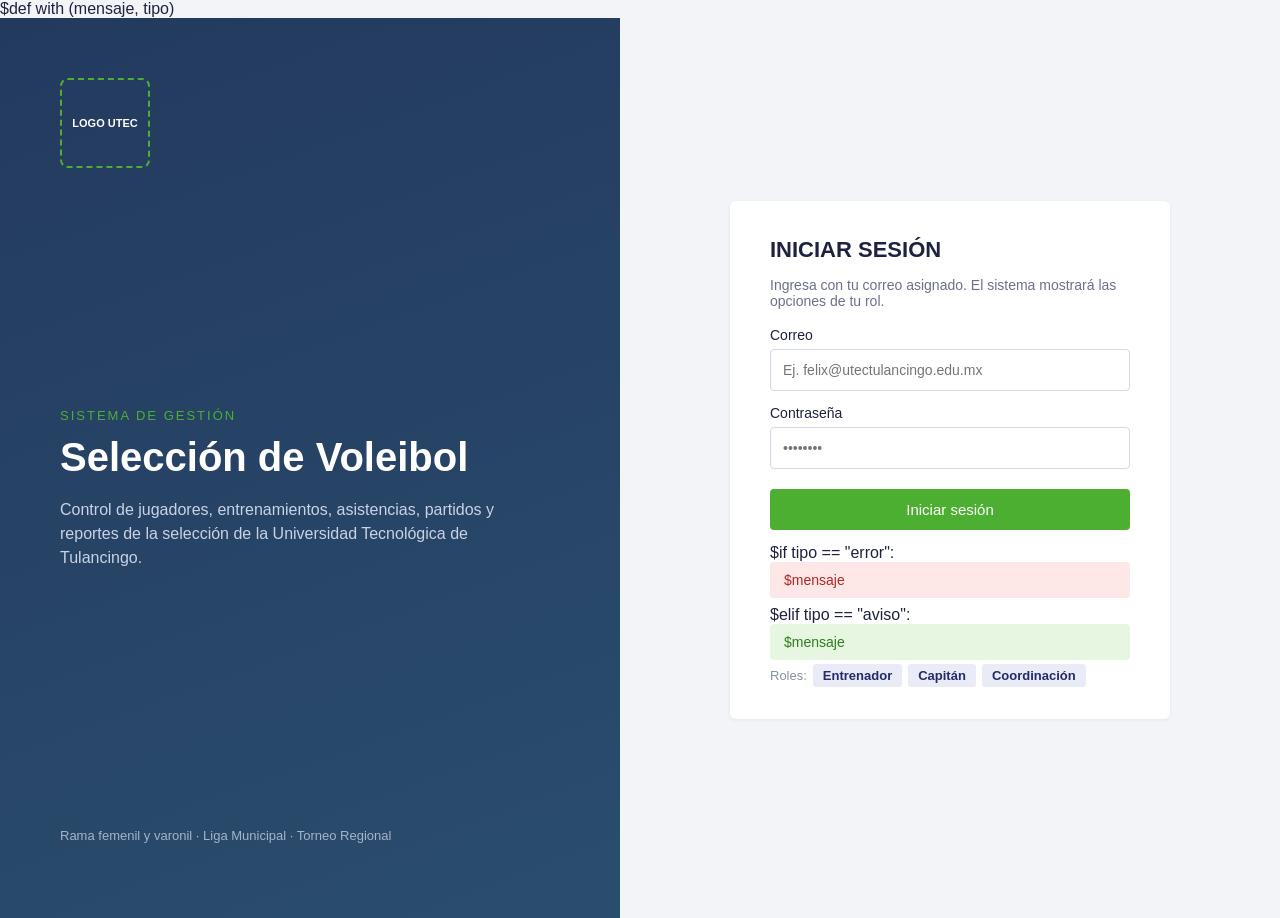
<file: mvc/views/login.html>
$def with (mensaje, tipo)
<!DOCTYPE html>
<html lang="es">
    <head>
        <meta charset="utf-8">
        <meta name="viewport" content="width=device-width, initial-scale=1">
        <title>Iniciar sesión - Gestor de Voleibol</title>
        <link rel="stylesheet" href="/static/css/style.css">
    </head>
    <body>
        <main class="login">
            <section class="login-panel">
                <div class="logo-caja">LOGO UTEC</div>
                <div class="titulo">
                    <small>SISTEMA DE GESTIÓN</small>
                    <h1>Selección de Voleibol</h1>
                    <p>Control de jugadores, entrenamientos, asistencias, partidos y reportes de la selección de la Universidad Tecnológica de Tulancingo.</p>
                </div>
                <p class="nota">Rama femenil y varonil · Liga Municipal · Torneo Regional</p>
            </section>

            <section class="login-area">
                <form class="tarjeta login-caja" method="POST" action="/login">
                    <h2>INICIAR SESIÓN</h2>
                    <p>Ingresa con tu correo asignado. El sistema mostrará las opciones de tu rol.</p>

                    <label for="email">Correo</label>
                    <input type="email" name="email" id="email" placeholder="Ej. felix@utectulancingo.edu.mx" required>

                    <label for="password">Contraseña</label>
                    <input type="password" name="password" id="password" placeholder="••••••••" required>

                    <button type="submit" class="boton boton-verde">Iniciar sesión</button>

                    $if tipo == "error":
                        <div class="error">$mensaje</div>
                    $elif tipo == "aviso":
                        <div class="aviso">$mensaje</div>

                    <div class="roles">Roles:<span>Entrenador</span><span>Capitán</span><span>Coordinación</span></div>
                </form>
            </section>
        </main>
    </body>
</html>
</file>
<file: static/css/style.css>
/* Gestor de Voleibol - UTEC Tulancingo · estilo SII */
:root {
    --azul: #232b6b;
    --azul-claro: #2b3584;
    --azul-boton: #1f3797;
    --verde: #4caf32;
    --verde-oscuro: #3d9b2a;
    --rojo: #d93b3b;
    --naranja: #f29d0b;
    --gris: #8a8fa8;
    --borde: #d5d8e5;
    --fondo: #f3f4f8;
}

* { box-sizing: border-box; }
body { margin: 0; font-family: Arial, Helvetica, sans-serif; background: var(--fondo); color: #1d2241; }
a { color: inherit; text-decoration: none; }

/* ===== Menú lateral ===== */
.menu { position: fixed; top: 0; left: 0; bottom: 0; width: 248px; background: var(--azul); color: #ffffff; padding: 20px 14px; }
.logo { display: flex; align-items: center; gap: 12px; margin-bottom: 30px; padding: 0 6px; }
.logo-caja { width: 58px; height: 58px; border: 2px dashed var(--verde); border-radius: 8px; display: flex; align-items: center; justify-content: center; font-size: 11px; font-weight: bold; }
.logo-texto b { display: block; font-size: 20px; }
.logo-texto span { color: var(--verde); font-size: 13px; }
.menu-titulo { font-size: 11px; letter-spacing: 1px; color: #a9afd6; margin: 0 10px 10px; }
.menu nav a { display: block; padding: 13px 14px; border-radius: 6px; margin-bottom: 4px; color: #dfe2f5; font-size: 15px; }
.menu nav a:hover { background: #2f387a; }
.menu nav a.activo { background: #3a438a; color: #ffffff; font-weight: bold; }
.menu .salir { position: absolute; bottom: 24px; left: 28px; color: #dfe2f5; }

/* ===== Barra superior ===== */
.barra { position: fixed; top: 0; left: 248px; right: 0; height: 72px; background: var(--azul); display: flex; justify-content: flex-end; z-index: 2; }
.usuario { background: var(--azul-claro); padding: 0 28px; display: flex; align-items: center; gap: 12px; color: #ffffff; }
.avatar { width: 40px; height: 40px; border-radius: 50%; background: var(--verde); border: 2px solid #ffffff; display: flex; align-items: center; justify-content: center; font-weight: bold; }
.usuario small { display: block; color: #c9cdee; font-size: 12px; text-transform: capitalize; }

/* ===== Contenido ===== */
.principal { margin-left: 248px; padding-top: 72px; min-height: calc(100vh - 52px); }
.encabezado { background: #ffffff; padding: 18px 32px; display: flex; justify-content: space-between; align-items: center; }
.encabezado h1 { margin: 0; font-size: 18px; }
.migas { color: var(--gris); font-size: 14px; }
.banner { height: 150px; background: linear-gradient(120deg, #3d9b2a, #5bbd3f 45%, #3d9b2a); }
.contenido { padding: 0 32px 40px; margin-top: -70px; }
.pie { margin-left: 248px; padding: 18px 32px; background: #ffffff; color: var(--gris); font-size: 13px; display: flex; justify-content: space-between; }
.pie b { color: var(--azul); font-weight: normal; }

/* ===== Elementos comunes ===== */
.tarjeta { background: #ffffff; border-radius: 6px; box-shadow: 0 1px 4px rgba(0, 0, 0, 0.06); }
.mensaje { padding: 30px; }
.mensaje h2 { margin-top: 0; }
.boton { display: inline-block; border: 1px solid transparent; border-radius: 4px; padding: 11px 20px; font-size: 15px; cursor: pointer; font-family: inherit; }
.boton-verde { background: var(--verde); color: #ffffff; }
.boton-blanco { background: #ffffff; color: var(--azul); border-color: var(--azul); }
.boton-rojo { background: var(--rojo); color: #ffffff; }
.etiqueta { padding: 4px 10px; border-radius: 3px; font-size: 13px; }
.et-activo { background: #e7f6e1; color: var(--verde-oscuro); }
.et-posible { background: #fff3dd; color: var(--naranja); }
.et-baja { background: #fde7e7; color: var(--rojo); }
.error { background: #fde7e7; color: #b32626; padding: 10px 14px; border-radius: 4px; margin-bottom: 8px; font-size: 14px; }
.aviso { background: #e7f6e1; color: #2f7d20; padding: 10px 14px; border-radius: 4px; margin-bottom: 8px; font-size: 14px; }
.texto-verde { color: var(--verde-oscuro); }
.texto-rojo { color: var(--rojo); }

/* ===== Lista de jugadores ===== */
.tarjetas { display: grid; grid-template-columns: repeat(4, 1fr); gap: 20px; margin-bottom: 20px; }
.dato { padding: 22px 24px; }
.dato small { color: #6b7090; letter-spacing: 1px; font-size: 13px; text-transform: uppercase; }
.dato p { margin: 8px 0 0; color: #6b7090; font-size: 13px; }
.dato b { font-size: 30px; margin-right: 8px; }
.azul { color: var(--azul); }
.verde { color: var(--verde); }
.naranja { color: var(--naranja); }

.filtros { display: flex; gap: 14px; align-items: center; padding: 16px 20px; flex-wrap: wrap; }
.filtros input[type=search] { padding: 10px 12px; border: 1px solid var(--borde); border-radius: 4px; width: 260px; font-size: 14px; }
.grupo { display: flex; border: 1px solid var(--borde); border-radius: 4px; overflow: hidden; }
.grupo a { padding: 9px 16px; font-size: 14px; }
.grupo a.sel { background: var(--azul-boton); color: #ffffff; }
.filtros .boton-verde { margin-left: auto; }

.tabla { width: 100%; border-collapse: collapse; }
.tabla th { background: #e9ecf7; color: var(--azul); font-size: 12px; text-align: left; padding: 12px 20px; letter-spacing: 1px; }
.tabla td { padding: 10px 20px; border-top: 1px solid #eceef5; font-size: 14px; }
.jugador { display: flex; align-items: center; gap: 10px; }
.jugador img { width: 38px; height: 38px; border-radius: 50%; object-fit: cover; background: #e9ecf7; }
.jugador small { display: block; color: var(--gris); font-size: 12px; }
.numero { color: var(--azul); font-weight: bold; }
.barra-asist { display: inline-block; width: 90px; height: 6px; background: #e4e6ef; border-radius: 3px; vertical-align: middle; margin-right: 8px; }
.barra-asist span { display: block; height: 6px; border-radius: 3px; background: var(--verde); }
.barra-asist span.baja { background: var(--rojo); }
.accion { display: inline-block; border: 1px solid var(--borde); border-radius: 4px; padding: 6px 10px; font-size: 13px; }
.vacio { text-align: center; color: var(--gris); padding: 30px; }

/* ===== Agregar jugador ===== */
.columnas { display: grid; grid-template-columns: 340px 1fr; gap: 24px; align-items: start; }
.previa { text-align: center; padding: 28px 20px; }
.foto-previa { width: 110px; height: 110px; border-radius: 50%; border: 4px solid var(--verde); background: #e9ecf7; margin: 0 auto 18px; object-fit: cover; display: block; }
.previa h3 { margin: 0; font-weight: normal; font-size: 19px; text-transform: uppercase; }
.previa p { color: var(--gris); margin: 6px 0 20px; font-size: 14px; }
.previa-datos { display: grid; grid-template-columns: 1fr 1fr; gap: 16px; }
.previa-datos b { display: block; font-size: 17px; font-weight: normal; }
.previa-datos small { color: var(--gris); font-size: 12px; }
.reglas { margin-top: 20px; overflow: hidden; }
.reglas h4, .datos h4 { margin: 0; padding: 14px 20px; color: #ffffff; font-size: 16px; }
.reglas h4 { background: var(--azul-boton); }
.datos h4 { background: var(--azul); }
.reglas ul { margin: 0; padding: 16px 20px 16px 40px; font-size: 14px; line-height: 1.8; }
.formulario { padding: 24px 28px; }
.fila { display: grid; gap: 20px; margin-bottom: 16px; }
.dos { grid-template-columns: 1fr 1fr; }
.tres { grid-template-columns: 1fr 1fr 1fr; }
.formulario label { display: block; font-size: 14px; margin-bottom: 6px; }
.formulario input, .formulario select { width: 100%; padding: 11px 12px; border: 1px solid var(--borde); border-radius: 4px; font-size: 14px; background: #ffffff; font-family: inherit; }
.acciones { display: flex; align-items: center; gap: 12px; margin-top: 10px; }
.acciones small { color: #6b7090; margin-right: auto; }

/* ===== Login ===== */
.login { display: grid; grid-template-columns: 620px 1fr; min-height: 100vh; }
.login-panel { background: linear-gradient(160deg, #233a5e, #2a4d6e); color: #ffffff; padding: 60px; display: flex; flex-direction: column; }
.login-panel .logo-caja { width: 90px; height: 90px; }
.login-panel .titulo { margin-top: auto; }
.login-panel small { color: var(--verde); letter-spacing: 2px; font-size: 13px; }
.login-panel h1 { font-size: 40px; margin: 12px 0 18px; }
.login-panel p { color: #c9d3e6; line-height: 1.5; max-width: 460px; }
.login-panel .nota { margin-top: auto; font-size: 13px; color: #a6b3c9; }
.login-area { display: flex; align-items: center; justify-content: center; }
.login-caja { width: 440px; padding: 36px 40px; }
.login-caja h2 { margin: 0 0 14px; font-size: 22px; }
.login-caja p { color: #6b7090; font-size: 14px; margin: 0 0 18px; }
.login-caja label { display: block; font-size: 14px; margin: 14px 0 6px; }
.login-caja input { width: 100%; padding: 12px; border: 1px solid var(--borde); border-radius: 4px; font-size: 14px; }
.login-caja .boton { width: 100%; margin: 20px 0 14px; }
.roles { font-size: 13px; color: var(--gris); }
.roles span { background: #e9ecf7; color: var(--azul); padding: 4px 10px; border-radius: 3px; margin-left: 6px; font-weight: bold; }
</file>
